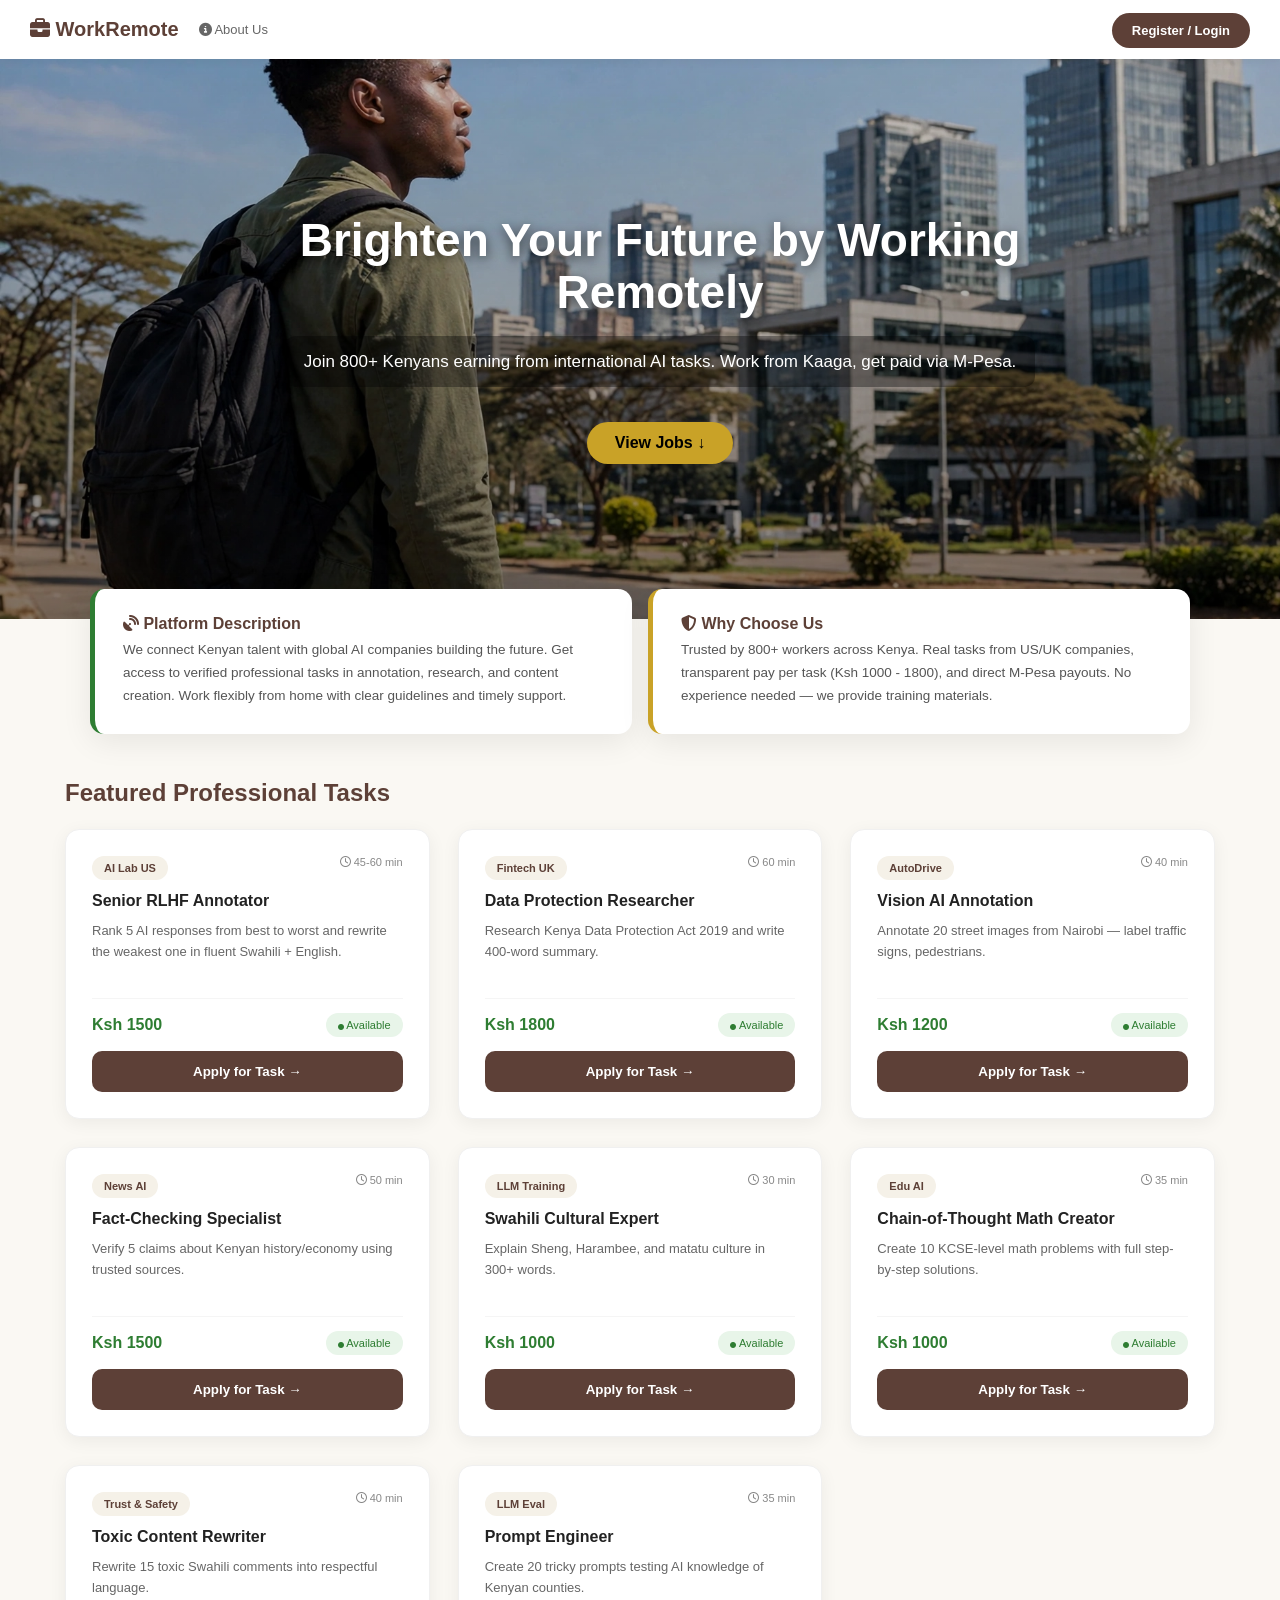
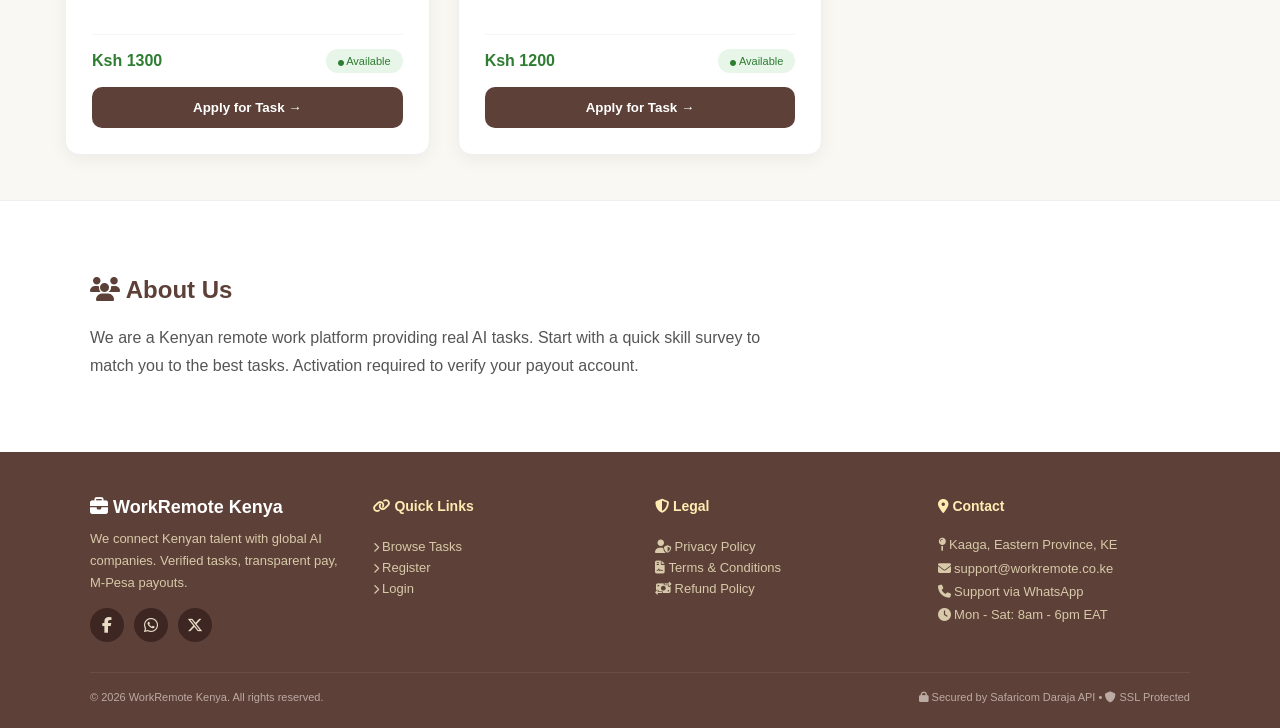
<file: index.html>
<!DOCTYPE html>
<html>
<head>
<meta charset="UTF-8">
<meta name="viewport" content="width=device-width, initial-scale=1.0">
<title>WorkRemote Kenya - Brighten Your Future</title>
<link rel="stylesheet" href="https://cdnjs.cloudflare.com/ajax/libs/font-awesome/6.5.0/css/all.min.css">
</head>
<body style="font-family:'Segoe UI',Arial; margin:0; background:#FAF8F3; color:#333;">

<div style="background:white; padding:18px 30px; display:flex; justify-content:space-between; align-items:center; box-shadow:0 2px 10px rgba(0,0,0,0.05); position:sticky; top:0; z-index:10;">
  <div style="display:flex; gap:20px; align-items:center;">
    <b style="font-size:20px; color:#5D4037;"><i class="fa-solid fa-briefcase"></i> WorkRemote</b>
    <a href="#about" style="text-decoration:none; color:#666; font-size:13px;"><i class="fa-solid fa-circle-info"></i> About Us</a>
  </div>
  <div id="authBtn"><a href="register.html" style="background:#5D4037; color:white; padding:10px 20px; border-radius:25px; text-decoration:none; font-weight:bold; font-size:13px;">Register / Login</a></div>
</div>

<div style="width:100%; height:520px; background:linear-gradient(rgba(0,0,0,0.2), rgba(0,0,0,0.45)), url('hero.jpg.webp') center/cover no-repeat; display:flex; align-items:center; justify-content:center; text-align:center; padding:20px;">
  <div style="max-width:750px; color:white;">
    <h1 style="font-size:46px; line-height:1.15; margin:0 0 15px 0; text-shadow:0 3px 12px rgba(0,0,0,0.6);">Brighten Your Future by Working Remotely</h1>
    <p style="font-size:17px; line-height:1.6; background:rgba(0,0,0,0.35); padding:12px 16px; border-radius:10px;">Join 800+ Kenyans earning from international AI tasks. Work from Kaaga, get paid via M-Pesa.</p>
    <a href="#jobs" style="display:inline-block; margin-top:18px; background:#C9A227; color:#000; padding:12px 28px; border-radius:30px; text-decoration:none; font-weight:bold;">View Jobs ↓</a>
  </div>
</div>

<div style="max-width:1100px; margin:-30px auto 0 auto; padding:0 20px; position:relative; z-index:5; display:grid; grid-template-columns:1fr 1fr; gap:16px;">
  <div style="background:white; border-radius:14px; padding:26px 28px; box-shadow:0 8px 30px rgba(0,0,0,0.08); border-left:5px solid #2E7D32;">
    <h3 style="margin:0 0 6px 0; color:#5D4037; font-size:16px;"><i class="fa-solid fa-satellite-dish"></i> Platform Description</h3>
    <p style="margin:0; color:#555; font-size:13.5px; line-height:1.7;">We connect Kenyan talent with global AI companies building the future. Get access to verified professional tasks in annotation, research, and content creation. Work flexibly from home with clear guidelines and timely support.</p>
  </div>
  <div style="background:white; border-radius:14px; padding:26px 28px; box-shadow:0 8px 30px rgba(0,0,0,0.08); border-left:5px solid #C9A227;">
    <h3 style="margin:0 0 6px 0; color:#5D4037; font-size:16px;"><i class="fa-solid fa-shield-halved"></i> Why Choose Us</h3>
    <p style="margin:0; color:#555; font-size:13.5px; line-height:1.7;">Trusted by 800+ workers across Kenya. Real tasks from US/UK companies, transparent pay per task (Ksh 1000 - 1800), and direct M-Pesa payouts. No experience needed — we provide training materials.</p>
  </div>
</div>

<div id="jobs" style="max-width:1150px; margin:45px auto; padding:0 25px;">
  <h2 style="color:#5D4037;">Featured Professional Tasks</h2>
  <div id="jobsGrid" style="display:grid; grid-template-columns:repeat(auto-fill,minmax(340px,1fr)); gap:28px; margin-top:22px;"></div>
</div>

<div id="about" style="background:white; padding:55px 25px; border-top:1px solid #eee;">
  <div style="max-width:1100px; margin:auto;">
    <h2 style="color:#5D4037;"><i class="fa-solid fa-users"></i> About Us</h2>
    <p style="color:#555; line-height:1.8; max-width:700px;">We are a Kenyan remote work platform providing real AI tasks. Start with a quick skill survey to match you to the best tasks. Activation required to verify your payout account.</p>
  </div>
</div>

<footer style="background:#5D4037; color:#E8DCC6; padding:45px 25px 25px 25px; margin-top:0;">
  <div style="max-width:1100px; margin:auto; display:grid; grid-template-columns:repeat(auto-fit,minmax(220px,1fr)); gap:30px;">
    <div>
      <b style="color:white; font-size:18px;"><i class="fa-solid fa-briefcase"></i> WorkRemote Kenya</b>
      <p style="font-size:13px; line-height:1.7; color:#D7C9A9; margin-top:10px;">We connect Kenyan talent with global AI companies. Verified tasks, transparent pay, M-Pesa payouts.</p>
      <div style="display:flex; gap:10px; margin-top:12px;">
        <span style="background:#3E2723; width:34px; height:34px; border-radius:50%; display:flex; align-items:center; justify-content:center; color:#E8DCC6;"><i class="fa-brands fa-facebook-f"></i></span>
        <span style="background:#3E2723; width:34px; height:34px; border-radius:50%; display:flex; align-items:center; justify-content:center; color:#E8DCC6;"><i class="fa-brands fa-whatsapp"></i></span>
        <span style="background:#3E2723; width:34px; height:34px; border-radius:50%; display:flex; align-items:center; justify-content:center; color:#E8DCC6;"><i class="fa-brands fa-x-twitter"></i></span>
      </div>
    </div>
    <div>
      <b style="color:#FFECB3; font-size:14px;"><i class="fa-solid fa-link"></i> Quick Links</b><br><br>
      <a href="#jobs" style="color:#D7C9A9; text-decoration:none; font-size:13px; display:block; margin:6px 0;"><i class="fa-solid fa-chevron-right" style="font-size:10px;"></i> Browse Tasks</a>
      <a href="register.html" style="color:#D7C9A9; text-decoration:none; font-size:13px; display:block; margin:6px 0;"><i class="fa-solid fa-chevron-right" style="font-size:10px;"></i> Register</a>
      <a href="login.html" style="color:#D7C9A9; text-decoration:none; font-size:13px; display:block; margin:6px 0;"><i class="fa-solid fa-chevron-right" style="font-size:10px;"></i> Login</a>
    </div>
    <div>
      <b style="color:#FFECB3; font-size:14px;"><i class="fa-solid fa-shield-halved"></i> Legal</b><br><br>
      <a href="#" onclick="alert('Privacy: We protect your M-Pesa and personal data. Never shared.')" style="color:#D7C9A9; text-decoration:none; font-size:13px; display:block; margin:6px 0;"><i class="fa-solid fa-user-shield"></i> Privacy Policy</a>
      <a href="#" onclick="alert('Terms: One account per phone. Fair work policy.')" style="color:#D7C9A9; text-decoration:none; font-size:13px; display:block; margin:6px 0;"><i class="fa-solid fa-file-contract"></i> Terms & Conditions</a>
      <a href="#" onclick="alert('Refund: Activation fee non-refundable after tasks unlocked.')" style="color:#D7C9A9; text-decoration:none; font-size:13px; display:block; margin:6px 0;"><i class="fa-solid fa-money-bill-transfer"></i> Refund Policy</a>
    </div>
    <div>
      <b style="color:#FFECB3; font-size:14px;"><i class="fa-solid fa-location-dot"></i> Contact</b><br><br>
      <div style="color:#D7C9A9; font-size:13px; line-height:1.8;"><i class="fa-solid fa-map-pin"></i> Kaaga, Eastern Province, KE<br><i class="fa-solid fa-envelope"></i> support@workremote.co.ke<br><i class="fa-solid fa-phone"></i> Support via WhatsApp<br><i class="fa-solid fa-clock"></i> Mon - Sat: 8am - 6pm EAT</div>
    </div>
  </div>
  <div style="max-width:1100px; margin:30px auto 0 auto; border-top:1px solid #6D4C41; padding-top:18px; display:flex; justify-content:space-between; flex-wrap:wrap; gap:10px; font-size:11px; color:#BCAAA4;">
    <span>© 2026 WorkRemote Kenya. All rights reserved.</span>
    <span><i class="fa-solid fa-lock"></i> Secured by Safaricom Daraja API • <i class="fa-solid fa-shield"></i> SSL Protected</span>
  </div>
</footer>

<script>
const user = localStorage.getItem('workremote_user');
if(user){ document.getElementById('authBtn').innerHTML = `<a href="dashboard.html" style="background:#2E7D32; color:white; padding:10px 20px; border-radius:25px; text-decoration:none; font-weight:bold; font-size:13px;"><i class="fa-solid fa-user"></i> My Dashboard</a>`; }
const jobs = [
 {id:1, title:"Senior RLHF Annotator", company:"AI Lab US", pay:1500, time:"45-60 min", desc:"Rank 5 AI responses from best to worst and rewrite the weakest one in fluent Swahili + English."},
 {id:2, title:"Data Protection Researcher", company:"Fintech UK", pay:1800, time:"60 min", desc:"Research Kenya Data Protection Act 2019 and write 400-word summary."},
 {id:3, title:"Vision AI Annotation", company:"AutoDrive", pay:1200, time:"40 min", desc:"Annotate 20 street images from Nairobi — label traffic signs, pedestrians."},
 {id:4, title:"Fact-Checking Specialist", company:"News AI", pay:1500, time:"50 min", desc:"Verify 5 claims about Kenyan history/economy using trusted sources."},
 {id:5, title:"Swahili Cultural Expert", company:"LLM Training", pay:1000, time:"30 min", desc:"Explain Sheng, Harambee, and matatu culture in 300+ words."},
 {id:6, title:"Chain-of-Thought Math Creator", company:"Edu AI", pay:1000, time:"35 min", desc:"Create 10 KCSE-level math problems with full step-by-step solutions."},
 {id:7, title:"Toxic Content Rewriter", company:"Trust & Safety", pay:1300, time:"40 min", desc:"Rewrite 15 toxic Swahili comments into respectful language."},
 {id:8, title:"Prompt Engineer", company:"LLM Eval", pay:1200, time:"35 min", desc:"Create 20 tricky prompts testing AI knowledge of Kenyan counties."}
];
document.getElementById('jobsGrid').innerHTML = jobs.map(j=>`
  <div style="background:white; border-radius:14px; padding:26px; box-shadow:0 4px 18px rgba(0,0,0,0.06); border:1px solid #f0f0f0;">
    <div style="display:flex; justify-content:space-between; margin-bottom:12px;">
      <span style="font-size:11px; background:#F5F1E8; color:#5D4037; padding:6px 12px; border-radius:20px; font-weight:bold;">${j.company}</span>
      <span style="font-size:11px; color:#888;"><i class="fa-regular fa-clock"></i> ${j.time}</span>
    </div>
    <h3 style="margin:0 0 10px 0; font-size:16px; color:#222;">${j.title}</h3>
    <p style="margin:0; color:#666; font-size:13px; line-height:1.65; min-height:60px;">${j.desc}</p>
    <div style="display:flex; justify-content:space-between; align-items:center; margin-top:18px; padding-top:14px; border-top:1px solid #f5f5f5;">
      <b style="color:#2E7D32;">Ksh ${j.pay}</b>
      <span style="font-size:11px; background:#E8F5E9; color:#2E7D32; padding:6px 12px; border-radius:20px;"><i class="fa-solid fa-circle" style="font-size:6px;"></i> Available</span>
    </div>
    <button onclick="location.href='register.html'" style="width:100%; margin-top:14px; background:#5D4037; color:white; border:none; padding:13px; border-radius:10px; font-weight:bold; cursor:pointer;">Apply for Task →</button>
  </div>
`).join('');
</script>
</body>
</html>
</file>
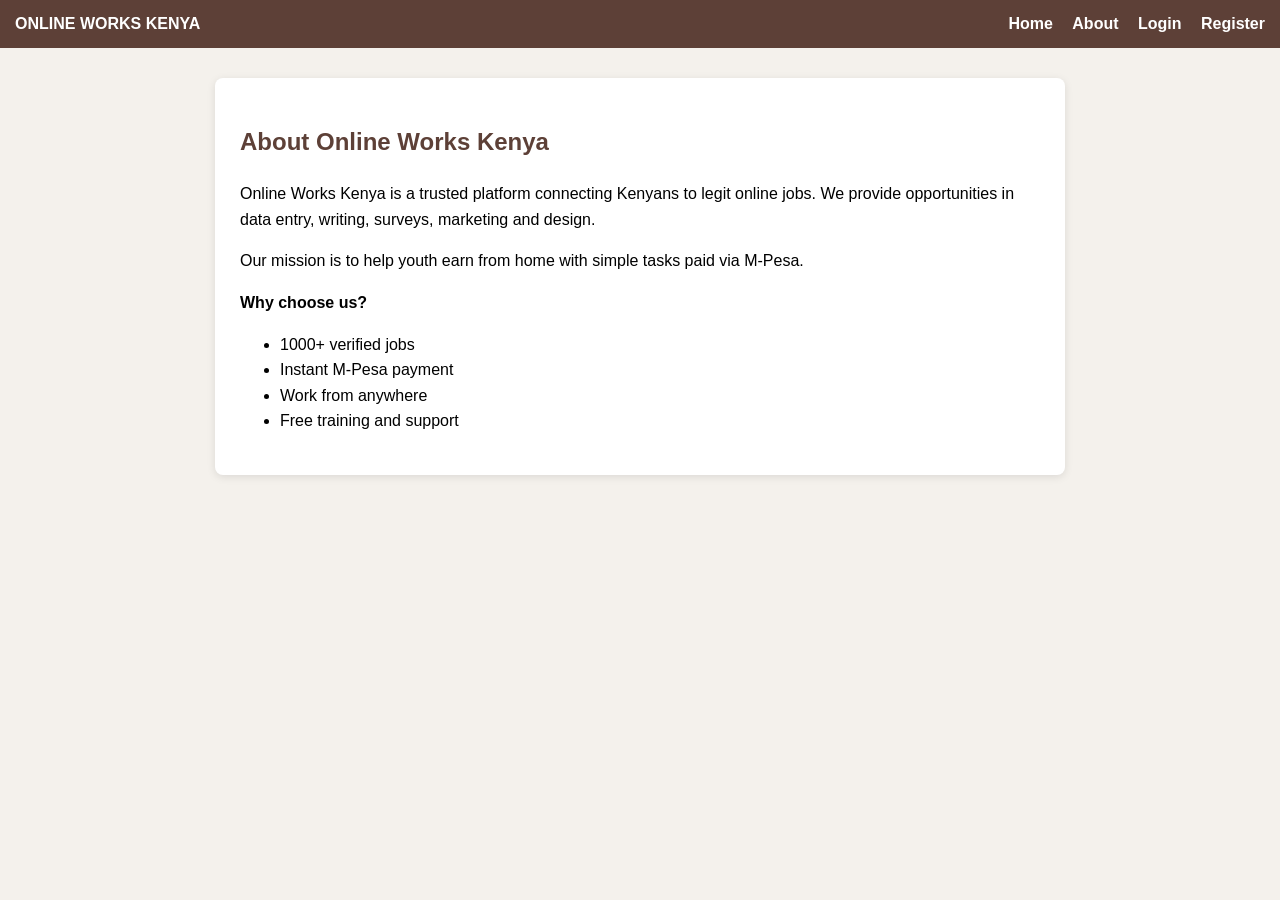
<file: about.html>
<!DOCTYPE html>
<html>
<head>
<meta charset="UTF-8"><meta name="viewport" content="width=device-width, initial-scale=1.0">
<title>About - Online Works Kenya</title>
<style>
body{margin:0;font-family:Arial;background:#f4f1ec;}
.header{background:#5D4037;color:white;padding:15px;display:flex;justify-content:space-between;align-items:center;}
.header a{color:white;text-decoration:none;margin-left:15px;font-weight:bold;}
.box{background:white;max-width:800px;margin:30px auto;padding:25px;border-radius:8px;box-shadow:0 2px 8px rgba(0,0,0,0.1);line-height:1.6;}
h2{color:#5D4037;}
</style>
</head>
<body>
<div class="header">
<div><b>ONLINE WORKS KENYA</b></div>
<div><a href="index.html">Home</a> <a href="about.html">About</a> <a href="login.html">Login</a> <a href="register.html">Register</a></div>
</div>
<div class="box">
<h2>About Online Works Kenya</h2>
<p>Online Works Kenya is a trusted platform connecting Kenyans to legit online jobs. We provide opportunities in data entry, writing, surveys, marketing and design.</p>
<p>Our mission is to help youth earn from home with simple tasks paid via M-Pesa.</p>
<p><b>Why choose us?</b></p>
<ul>
<li>1000+ verified jobs</li>
<li>Instant M-Pesa payment</li>
<li>Work from anywhere</li>
<li>Free training and support</li>
</ul>
</div>
</body>
</html>
</file>
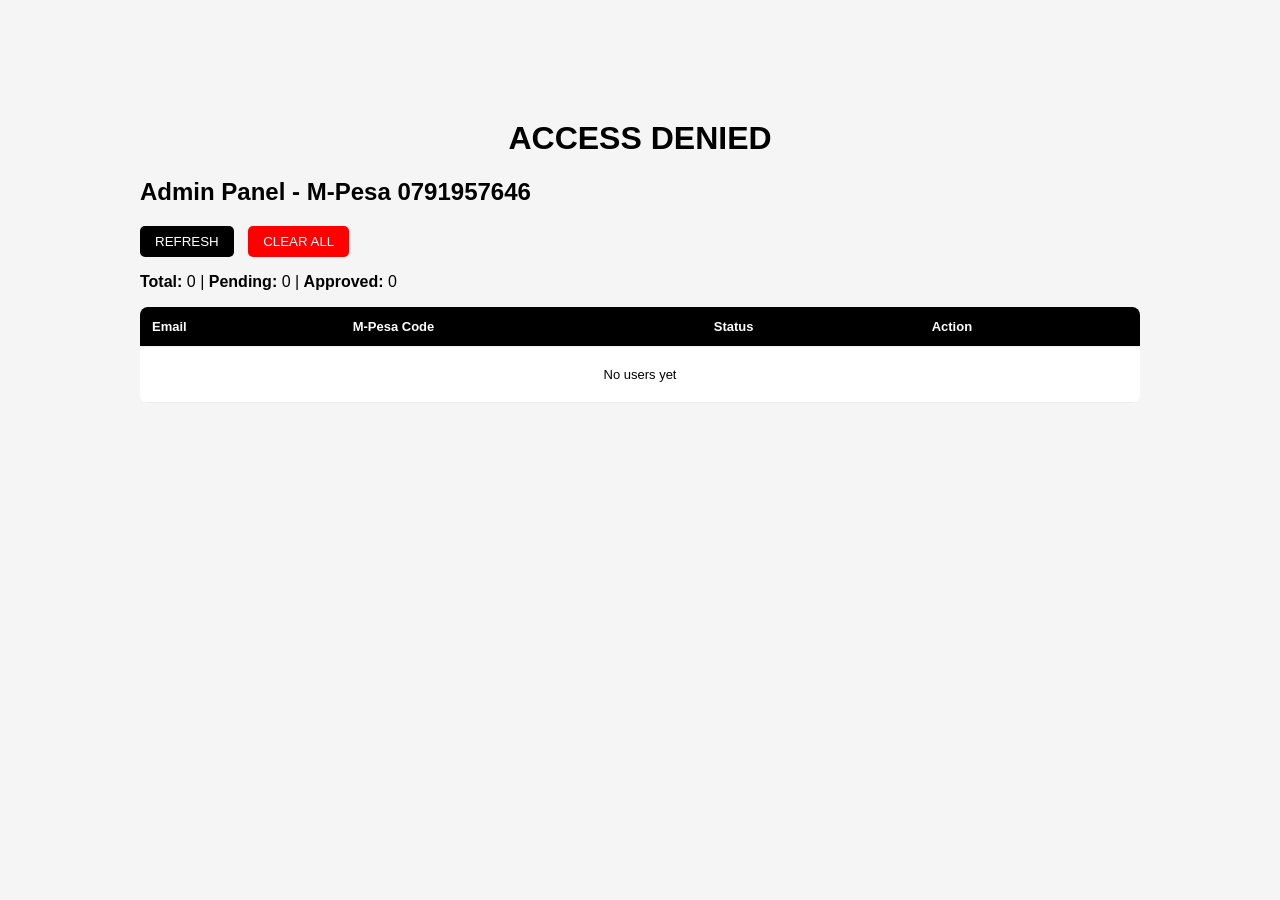
<file: admin.html>
<!DOCTYPE html>
<html>
<head>
<title>Admin Panel</title>
<style>
body{padding:20px;font-family:Arial;max-width:1000px;margin:auto;background:#f5f5f5}
table{width:100%;border-collapse:collapse;background:white;border-radius:8px;overflow:hidden}
th,td{padding:12px;text-align:left;border-bottom:1px solid #eee;font-size:13px}
th{background:#000;color:white}
.approve-btn{background:green;color:white;border:none;padding:6px 12px;border-radius:4px;cursor:pointer}
.reject-btn{background:red;color:white;border:none;padding:6px 12px;border-radius:4px;cursor:pointer}
</style>
</head>
<body>
<script>
var correctPass = "12003142D!y";
var entered = prompt("Enter Admin Password:");
if (entered!== correctPass) {
  document.body.innerHTML = "<h1 style='text-align:center;margin-top:100px'>ACCESS DENIED</h1>";
  throw new Error("Wrong password");
}
</script>

<h2>Admin Panel - M-Pesa 0791957646</h2>
<button onclick="loadUsers()" style="padding:8px 15px;background:black;color:white;border:none;border-radius:5px">REFRESH</button>
<button onclick="clearAll()" style="padding:8px 15px;background:red;color:white;border:none;border-radius:5px;margin-left:10px">CLEAR ALL</button>

<p><b>Total:</b> <span id="total">0</span> | <b>Pending:</b> <span id="pending">0</span> | <b>Approved:</b> <span id="approved">0</span></p>

<table>
<thead><tr><th>Email</th><th>M-Pesa Code</th><th>Status</th><th>Action</th></tr></thead>
<tbody id="userTable"></tbody>
</table>

<script>
function loadUsers(){
 var users=JSON.parse(localStorage.getItem('users')||'[]');
 var tbody=document.getElementById('userTable');
 document.getElementById('total').innerText=users.length;
 document.getElementById('pending').innerText=users.filter(u=>u.mpesaCode &&!u.paid).length;
 document.getElementById('approved').innerText=users.filter(u=>u.paid).length;
 if(users.length===0){
   tbody.innerHTML='<tr><td colspan=4 style="text-align:center;padding:20px">No users yet</td></tr>';
   return;
 }
 tbody.innerHTML='';
 users.forEach(function(user,index){
   var tr=document.createElement('tr');
   var statusText=user.paid?'APPROVED':(user.mpesaCode?'PENDING':'NOT PAID');
   tr.innerHTML='<td>'+user.email+'</td><td><b>'+(user.mpesaCode||'-')+'</b></td><td>'+statusText+'</td><td>'+(!user.paid?'<button class="approve-btn" onclick="approveUser('+index+')">Approve</button> <button class="reject-btn" onclick="rejectUser('+index+')">Delete</button>':'Done')+'</td>';
   tbody.appendChild(tr);
 });
}
function approveUser(i){
 if(!confirm('Check M-Pesa 0791957646 first. Approve?')) return;
 var users=JSON.parse(localStorage.getItem('users')||'[]');
 users[i].paid=true;
 localStorage.setItem('users',JSON.stringify(users));
 loadUsers();
}
function rejectUser(i){
 var users=JSON.parse(localStorage.getItem('users')||'[]');
 users.splice(i,1);
 localStorage.setItem('users',JSON.stringify(users));
 loadUsers();
}
function clearAll(){
 var p=prompt('Type 12003142D!y to clear all');
 if(p==='12003142D!y'){localStorage.removeItem('users');loadUsers();}
}
loadUsers();
</script>
</body>
</html>
</file>
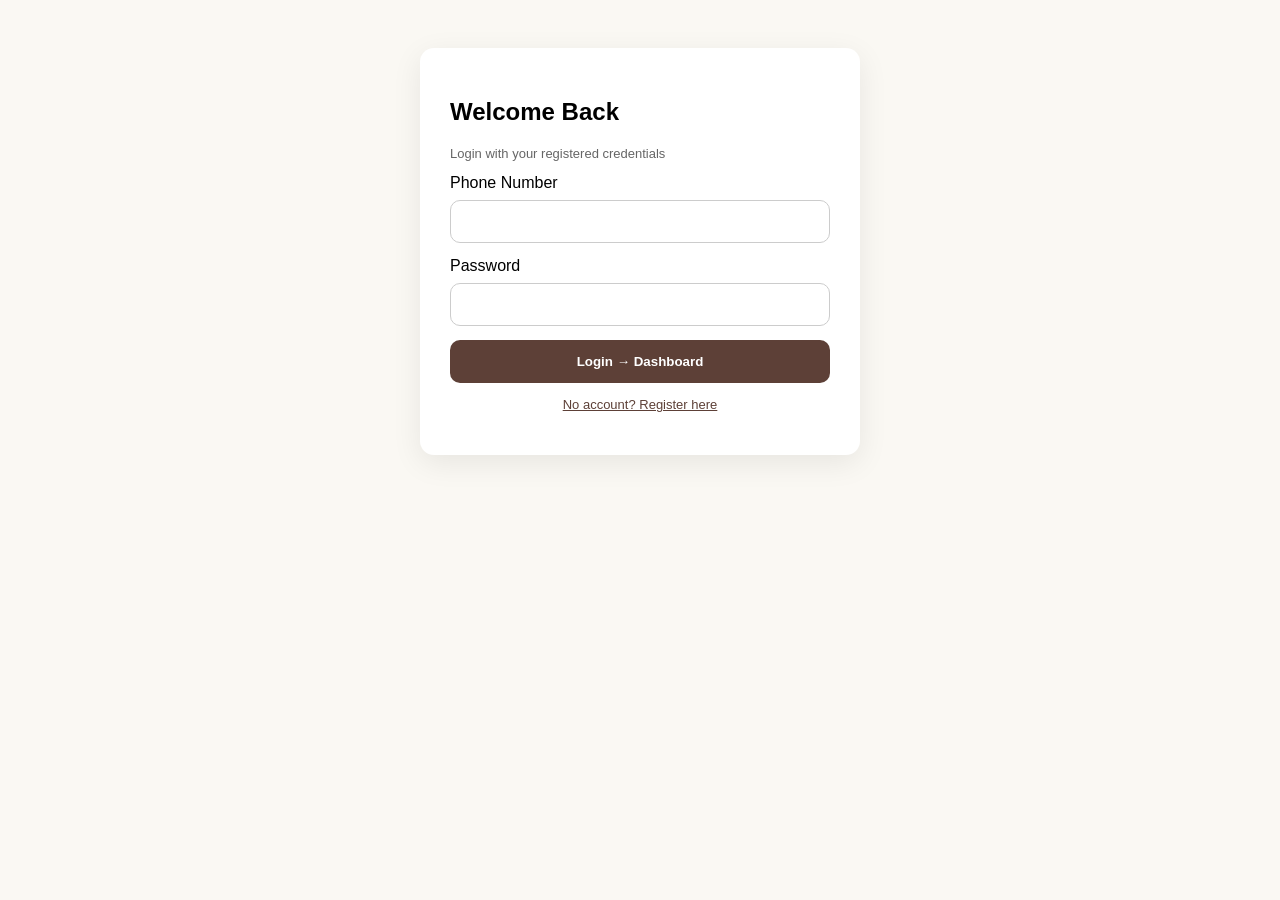
<file: dashboard.html>
<!DOCTYPE html>
<html>
<head>
<meta charset="UTF-8"><meta name="viewport" content="width=device-width, initial-scale=1.0">
<title>Dashboard - WorkRemote</title>
<link rel="stylesheet" href="https://cdnjs.cloudflare.com/ajax/libs/font-awesome/6.5.0/css/all.min.css">
<style>
body{font-family:Segoe UI,Arial; margin:0; background:#FAF8F3; display:flex;}
.sidebar{width:260px; background:#1a1a1a; color:white; min-height:100vh; padding:20px; position:fixed; left:-280px; top:0; transition:0.3s; z-index:100;}
.sidebar.open{left:0;}
.main{flex:1; margin-left:0; width:100%;}
.topbar{background:white; padding:14px 20px; display:flex; justify-content:space-between; align-items:center; box-shadow:0 2px 10px rgba(0,0,0,0.05); position:sticky; top:0;}
.menu-item{padding:12px 14px; border-radius:8px; cursor:pointer; display:flex; gap:12px; align-items:center; color:#ccc; margin:6px 0;}
.menu-item:hover,.menu-item.active{background:#2d2d2d; color:white;}
.card{background:white; border-radius:14px; padding:22px; box-shadow:0 4px 18px rgba(0,0,0,0.06); margin-bottom:18px;}
</style>
</head>
<body>

<div class="sidebar" id="sidebar">
<div style="display:flex; align-items:center; gap:12px; margin-bottom:25px;">
<img id="sidePhoto" src="https://ui-avatars.com/api/?name=User&background=5D4037&color=fff" style="width:45px; height:45px; border-radius:50%; object-fit:cover;">
<div><b id="sideName">User</b><div style="font-size:11px; color:#888;" id="sidePhone">07XX</div></div>
</div>

<div class="menu-item active" onclick="showSec('profile')"><i class="fa-solid fa-user"></i> My Profile</div>
<div class="menu-item" onclick="showSec('tasks')"><i class="fa-solid fa-list-check"></i> My Tasks</div>
<div class="menu-item" onclick="showSec('earnings')"><i class="fa-solid fa-wallet"></i> Earnings & Wallet</div>
<div class="menu-item" onclick="showSec('settings')"><i class="fa-solid fa-gear"></i> Settings</div>
<div class="menu-item" onclick="showSec('support')"><i class="fa-solid fa-headset"></i> Support</div>
<div class="menu-item" onclick="logout()" style="margin-top:30px; color:#ff6b6b;"><i class="fa-solid fa-right-from-bracket"></i> Logout</div>
</div>

<div class="main">
<div class="topbar">
<div style="display:flex; gap:14px; align-items:center;">
<i class="fa-solid fa-bars" style="font-size:20px; cursor:pointer;" onclick="toggleMenu()"></i>
<b>WorkRemote Dashboard</b>
</div>
<div><span style="background:#E8F5E9; color:#2E7D32; padding:6px 12px; border-radius:20px; font-size:12px;"><i class="fa-solid fa-circle" style="font-size:6px;"></i> Verified</span></div>
</div>

<div style="padding:25px; max-width:900px; margin:auto;">

<!-- PROFILE -->
<div id="sec-profile">
<div class="card" style="text-align:center;">
<img id="profileImg" src="https://ui-avatars.com/api/?name=User&background=5D4037&color=fff&size=128" style="width:90px; height:90px; border-radius:50%; object-fit:cover; border:3px solid #5D4037;">
<h3 id="pName" style="margin:10px 0 4px 0;">User Name</h3>
<p id="pEmail" style="margin:0; color:#666; font-size:13px;">email</p>
<label for="photoInput" style="display:inline-block; margin-top:12px; background:#F5F1E8; padding:8px 14px; border-radius:20px; font-size:12px; cursor:pointer;"><i class="fa-solid fa-camera"></i> Change Photo</label>
<input type="file" id="photoInput" accept="image/*" style="display:none;">
<div style="display:grid; grid-template-columns:1fr 1fr; gap:12px; margin-top:20px; text-align:left;">
<div style="background:#FAF8F3; padding:12px; border-radius:10px;"><small style="color:#888;">Phone</small><br><b id="dPhone">-</b></div>
<div style="background:#FAF8F3; padding:12px; border-radius:10px;"><small style="color:#888;">Location</small><br><b id="dLoc">-</b></div>
<div style="background:#FAF8F3; padding:12px; border-radius:10px;"><small style="color:#888;">Remote Exp</small><br><b id="dRemote">-</b></div>
<div style="background:#FAF8F3; padding:12px; border-radius:10px;"><small style="color:#888;">Status</small><br><b style="color:#2E7D32;">Active Worker</b></div>
</div>
</div>
<div class="card">
<h4><i class="fa-solid fa-circle-info"></i> Account Info</h4>
<p style="font-size:13px; color:#666; line-height:1.6;">Activation fee paid: KES 150<br>Member since: <span id="joinDate"></span><br>Account ID: WR-<span id="accId"></span></p>
</div>
</div>

<!-- TASKS -->
<div id="sec-tasks" style="display:none;">
<h3>Jobs Currently Undertaking</h3>
<div class="card"><p style="color:#888; font-size:14px;">You have no active tasks yet. Go to homepage and apply.</p><a href="index.html#jobs" style="background:#5D4037; color:white; padding:10px 16px; border-radius:8px; text-decoration:none; font-size:13px;">Browse Tasks →</a></div>
<div id="myTasksList"></div>
</div>

<!-- EARNINGS -->
<div id="sec-earnings" style="display:none;">
<div class="card" style="background:#1a1a1a; color:white;">
<small style="color:#aaa;">Available Balance</small>
<h1 style="margin:6px 0;">Ksh <span id="bal">0</span></h1>
<small style="color:#aaa;">M-Pesa: <span id="mpesaNum">-</span></small><br>
<button style="margin-top:14px; background:#00b050; color:white; border:none; padding:10px 18px; border-radius:8px; font-weight:bold;">Withdraw to M-Pesa</button>
</div>
<div class="card"><h4>Payout History</h4><p style="font-size:13px; color:#888;">No payouts yet. Complete a task to earn.</p></div>
</div>

<!-- SETTINGS -->
<div id="sec-settings" style="display:none;">
<div class="card"><h4>Settings</h4><p style="font-size:13px; color:#666;">Change password, language (English/Swahili), notifications.</p><button onclick="alert('Password reset sent to email')" style="background:#F5F1E8; border:none; padding:10px 14px; border-radius:8px; cursor:pointer;">Reset Password</button></div>
</div>

<!-- SUPPORT -->
<div id="sec-support" style="display:none;">
<div class="card"><h4>Support Center</h4><p style="font-size:13px; color:#666;">Need help? WhatsApp us: 0791957646<br>Email: support@workremote.co.ke</p></div>
</div>

</div>
</div>

<script>
let user=JSON.parse(localStorage.getItem('workremote_user')||'{}');
if(!user.phone){ location.href='login.html'; }
document.getElementById('sideName').innerText=user.name||'User';
document.getElementById('sidePhone').innerText=user.phone||'';
document.getElementById('pName').innerText=user.name||'User';
document.getElementById('pEmail').innerText=user.email||'';
document.getElementById('dPhone').innerText=user.phone||'-';
document.getElementById('dLoc').innerText=user.loc||'Kaaga';
document.getElementById('dRemote').innerText=user.remote||'-';
document.getElementById('mpesaNum').innerText=user.phone||'-';
document.getElementById('joinDate').innerText=new Date().toLocaleDateString();
document.getElementById('accId').innerText=(user.phone||'123').slice(-4);
let savedPhoto=localStorage.getItem('workremote_photo');
if(savedPhoto){ document.getElementById('profileImg').src=savedPhoto; document.getElementById('sidePhoto').src=savedPhoto; }
function toggleMenu(){ document.getElementById('sidebar').classList.toggle('open'); }
function showSec(id){
 document.querySelectorAll('[id^=sec-]').forEach(s=>s.style.display='none');
 document.getElementById('sec-'+id).style.display='block';
 document.querySelectorAll('.menu-item').forEach(m=>m.classList.remove('active'));
 event.currentTarget.classList.add('active');
 if(window.innerWidth<800) toggleMenu();
}
document.getElementById('photoInput').addEventListener('change', function(e){
 let file=e.target.files[0]; if(!file) return;
 let reader=new FileReader();
 reader.onload=function(ev){ let base=ev.target.result; localStorage.setItem('workremote_photo', base); document.getElementById('profileImg').src=base; document.getElementById('sidePhoto').src=base; };
 reader.readAsDataURL(file);
});
function logout(){ localStorage.removeItem('workremote_user'); location.href='index.html'; }
// mark paid for demo if coming from payment
if(localStorage.getItem('workremote_paid')!=='yes' && user.phone){ /* allow */ }
</script>
</body>
</html>
</file>
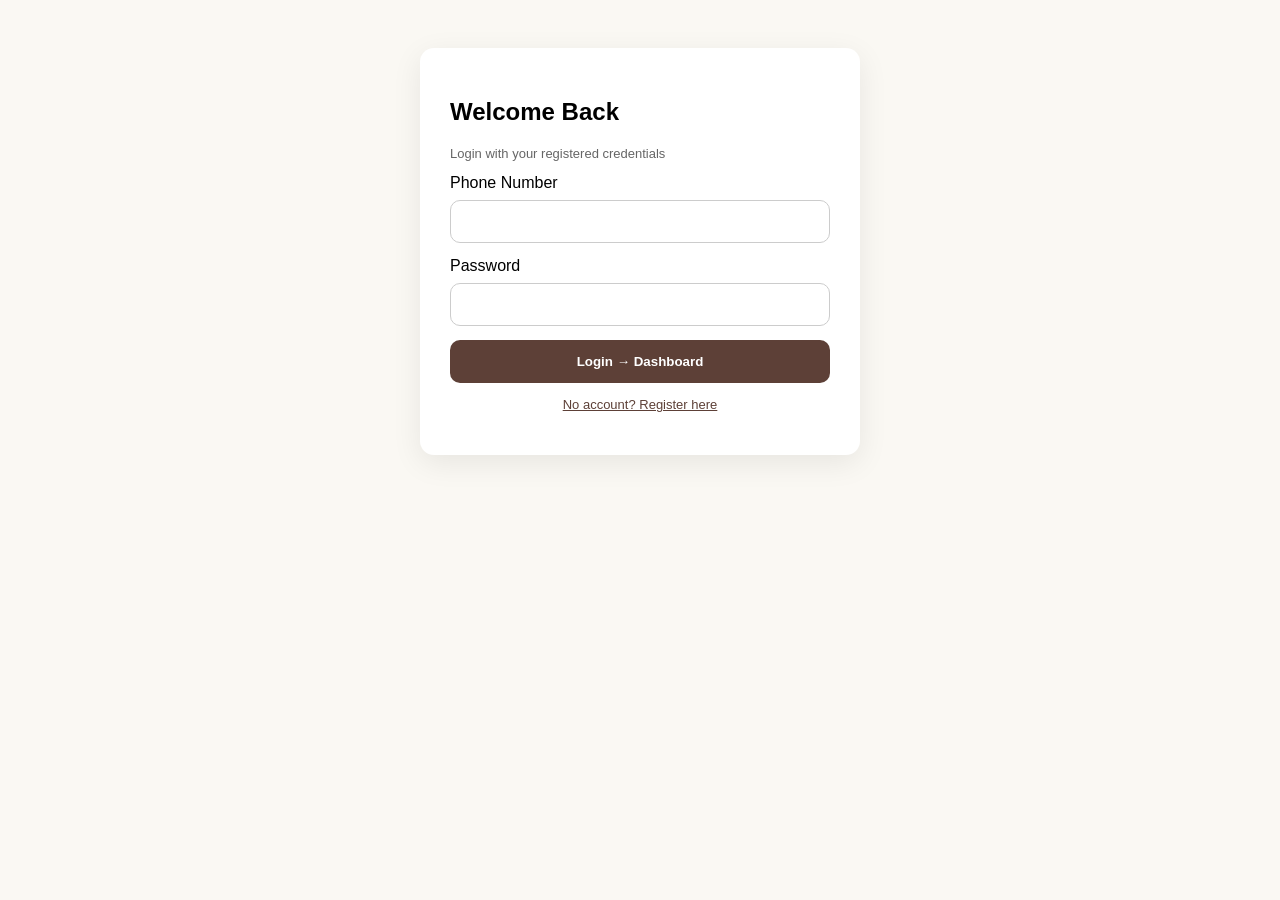
<file: login.html>
<!DOCTYPE html>
<html>
<head>
<meta charset="UTF-8"><meta name="viewport" content="width=device-width, initial-scale=1.0">
<title>Login - WorkRemote</title>
</head>
<body style="font-family:Arial; background:#FAF8F3; display:flex; justify-content:center; padding:40px;">
<div style="background:white; max-width:380px; width:100%; padding:30px; border-radius:14px; box-shadow:0 8px 30px rgba(0,0,0,0.08);">
<h2>Welcome Back</h2>
<p style="color:#666; font-size:13px;">Login with your registered credentials</p>
<label>Phone Number</label>
<input id="phone" style="width:100%; padding:13px; border-radius:10px; border:1px solid #ccc; margin:8px 0 14px 0; box-sizing:border-box;">
<label>Password</label>
<input id="pass" type="password" style="width:100%; padding:13px; border-radius:10px; border:1px solid #ccc; margin:8px 0 14px 0; box-sizing:border-box;">
<button onclick="doLogin()" style="background:#5D4037; color:white; border:none; padding:14px; width:100%; border-radius:10px; font-weight:bold; cursor:pointer;">Login → Dashboard</button>
<p style="font-size:13px; text-align:center; margin-top:14px;"><a href="register.html" style="color:#5D4037;">No account? Register here</a></p>
<p id="err" style="color:red; font-size:13px;"></p>
</div>
<script>
function doLogin(){
 let phone=document.getElementById('phone').value.trim();
 let pass=document.getElementById('pass').value.trim();
 let saved=JSON.parse(localStorage.getItem('workremote_user')||'{}');
 // also check if activated
 let activated=localStorage.getItem('workremote_paid')==='yes';
 if(!saved.phone){ document.getElementById('err').innerText="No account found on this device. Please register first."; return; }
 if(saved.phone!==phone && '254'+phone.substring(1)!==saved.phone && phone!==saved.phone){ document.getElementById('err').innerText="Phone not matching registered phone: "+saved.phone; return; }
 if(saved.password!==pass){ document.getElementById('err').innerText="Wrong password. You set it during registration."; return; }
 if(!activated){ location.href='payment.html?phone='+phone; return; }
 location.href='dashboard.html';
}
</script>
</body>
</html>
</file>
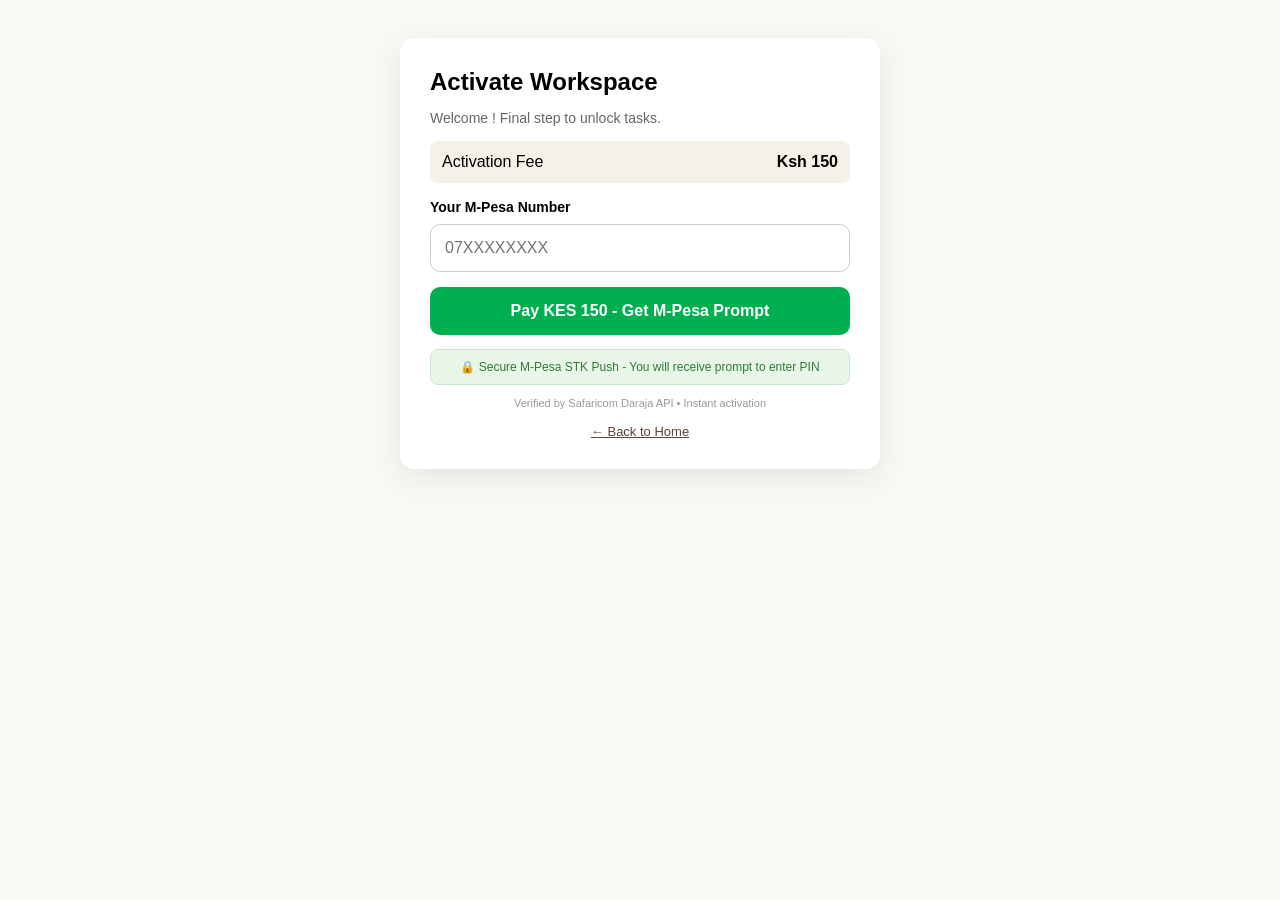
<file: payment.html>
<!DOCTYPE html>
<html>
<head>
<meta charset="UTF-8">
<meta name="viewport" content="width=device-width, initial-scale=1.0">
<title>Activate - WorkRemote</title>
</head>
<body style="font-family:Arial; background:#FAF8F3; display:flex; justify-content:center; padding:30px;">
<div style="background:white; max-width:420px; width:100%; padding:30px; border-radius:14px; box-shadow:0 8px 30px rgba(0,0,0,0.08);">
<h2 style="margin:0;">Activate Workspace</h2>
<p style="color:#666; font-size:14px;">Welcome <span id="uname"></span>! Final step to unlock tasks.</p>
<div style="background:#F5F1E8; padding:12px; border-radius:8px; display:flex; justify-content:space-between; margin:15px 0;">
<span>Activation Fee</span><b>Ksh 150</b>
</div>
<label style="font-weight:bold; font-size:14px;">Your M-Pesa Number</label>
<input type="tel" id="phone" placeholder="07XXXXXXXX" style="width:100%; padding:14px; border-radius:10px; border:1px solid #ccc; margin:8px 0 15px 0; font-size:16px; box-sizing:border-box;">
<button onclick="pay()" id="payBtn" style="background:#00b050; color:white; border:none; padding:15px; border-radius:10px; font-weight:bold; width:100%; font-size:16px; cursor:pointer;">Pay KES 150 - Get M-Pesa Prompt</button>
<div style="background:#E8F5E9; border:1px solid #c8e6c9; padding:10px; border-radius:8px; margin-top:14px; font-size:12px; color:#2E7D32; text-align:center;">
🔒 Secure M-Pesa STK Push - You will receive prompt to enter PIN
</div>
<p style="font-size:11px; color:#999; text-align:center; margin-top:12px;">Verified by Safaricom Daraja API • Instant activation</p>
<a href="index.html" style="display:block; text-align:center; margin-top:15px; font-size:13px; color:#5D4037;">← Back to Home</a>
</div>
<script>
const urlParams = new URLSearchParams(window.location.search);
let p = urlParams.get('phone') || localStorage.getItem('workremote_phone') || '';
if(p) document.getElementById('phone').value = p;
let u = JSON.parse(localStorage.getItem('workremote_user')||'{}');
if(u.name) document.getElementById('uname').innerText = u.name;

async function pay(){
 let phone = document.getElementById('phone').value.trim();
 if(!phone || phone.length < 10){ alert("Enter valid M-Pesa number"); return; }
 if(phone.startsWith('0')) phone = '254' + phone.substring(1);
 if(phone.startsWith('+')) phone = phone.substring(1);
 document.getElementById('payBtn').innerText = "Sending prompt...";
 document.getElementById('payBtn').disabled = true;
 try{
  let res = await fetch('https://online-work-platform.onrender.com/stkpush', {
   method:'POST',
   headers:{'Content-Type':'application/json'},
   body: JSON.stringify({ phone: phone, amount: 150 })
  });
  let data = await res.json();
  alert("✅ Check your phone - Enter M-Pesa PIN to complete activation");
  localStorage.setItem('workremote_paid','yes');
  localStorage.setItem('workremote_phone', phone);
  setTimeout(()=>{ location.href='dashboard.html'; }, 1500);
  document.getElementById('payBtn').innerText = "Prompt Sent - Check Phone";
 }catch(e){
  alert("Backend waking up... Wait 40 sec and tap again.");
  document.getElementById('payBtn').innerText = "Pay KES 150 - Get M-Pesa Prompt";
  document.getElementById('payBtn').disabled = false;
 }
}
</script>
</body>
</html>
</file>
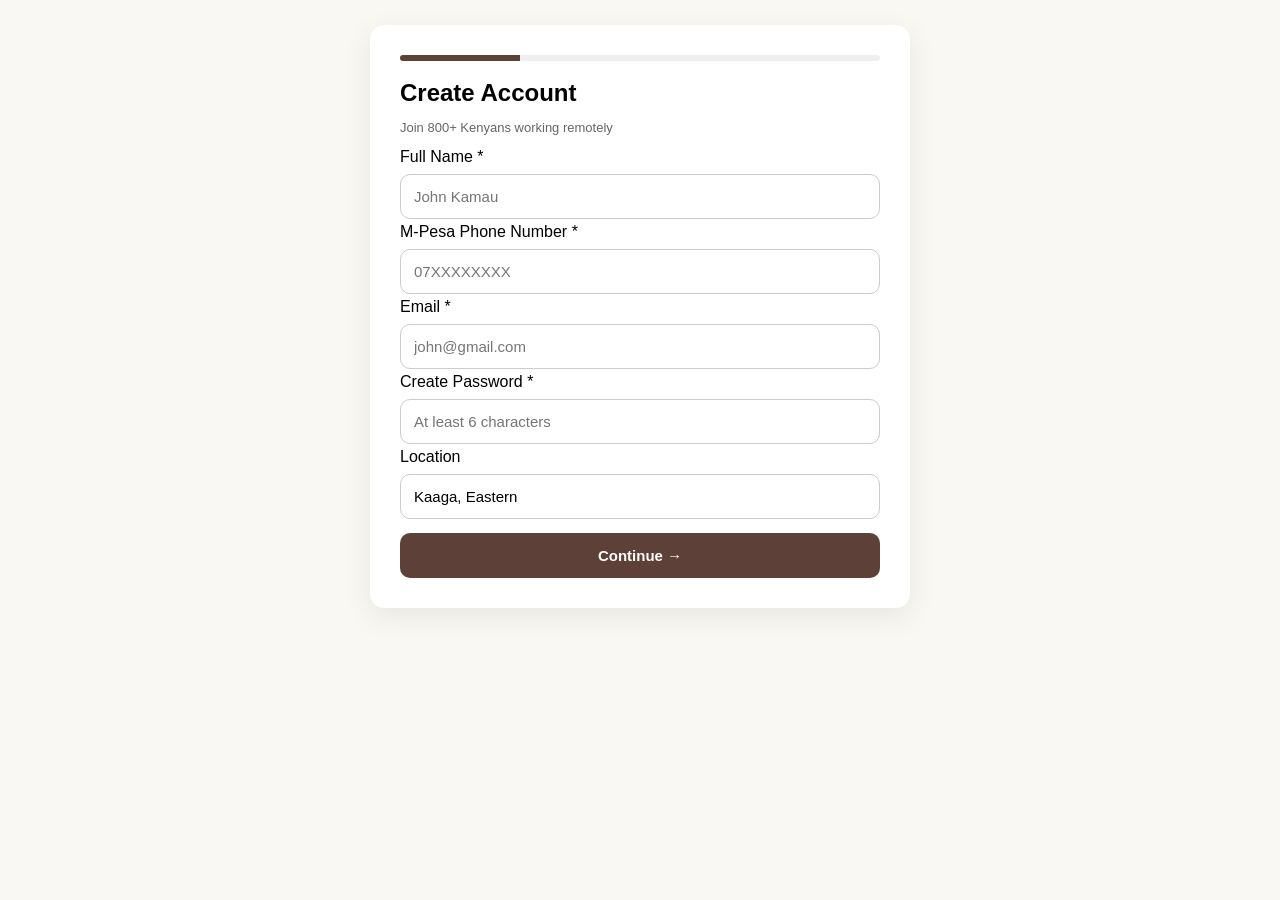
<file: register.html>
<!DOCTYPE html>
<html>
<head>
<meta charset="UTF-8">
<meta name="viewport" content="width=device-width, initial-scale=1.0">
<title>Register - WorkRemote</title>
<style>
body{font-family:Segoe UI,Arial; background:#FAF8F3; margin:0; display:flex; justify-content:center; padding:25px;}
.card{background:white; max-width:480px; width:100%; padding:30px; border-radius:14px; box-shadow:0 8px 30px rgba(0,0,0,0.08);}
.step{display:none;}.step.active{display:block;}
input, select{width:100%; padding:13px; border-radius:10px; border:1px solid #ccc; margin:8px 0 4px 0; font-size:15px; box-sizing:border-box;}
input.error{border-color:#e53935; background:#ffebee;}
.err{color:#e53935; font-size:11px; margin:2px 0 10px 2px; display:none;}
.err.show{display:block;}
.btn{background:#5D4037; color:white; border:none; padding:14px; border-radius:10px; width:100%; font-weight:bold; font-size:15px; cursor:pointer; margin-top:10px;}
.btn-green{background:#00b050;}
.opt{border:1px solid #ddd; padding:12px 14px; border-radius:10px; margin:8px 0; cursor:pointer; display:flex; align-items:center; gap:10px;}
.opt.selected{border-color:#5D4037; background:#F5F1E8; font-weight:bold;}
.progress{height:6px; background:#eee; border-radius:10px; margin-bottom:18px; overflow:hidden;}
.progress div{height:100%; background:#5D4037; width:0%; transition:0.3s;}
</style>
</head>
<body>
<div class="card">
<div class="progress"><div id="prog" style="width:25%"></div></div>

<div id="step1" class="step active">
<h2 style="margin:0;">Create Account</h2>
<p style="color:#666; font-size:13px;">Join 800+ Kenyans working remotely</p>
<label>Full Name *</label>
<input id="name" placeholder="John Kamau">
<div class="err" id="err-name"><i class="fa-solid fa-circle-exclamation"></i> This field can't be left empty</div>

<label>M-Pesa Phone Number *</label>
<input id="phone" placeholder="07XXXXXXXX">
<div class="err" id="err-phone"><i class="fa-solid fa-circle-exclamation"></i> This field can't be left empty</div>

<label>Email *</label>
<input id="email" placeholder="john@gmail.com" type="email">
<div class="err" id="err-email"><i class="fa-solid fa-circle-exclamation"></i> This field can't be left empty</div>

<label>Create Password *</label>
<input id="pass" type="password" placeholder="At least 6 characters">
<div class="err" id="err-pass"><i class="fa-solid fa-circle-exclamation"></i> This field can't be left empty</div>

<label>Location</label><input id="loc" value="Kaaga, Eastern">
<button class="btn" onclick="validateStep1()">Continue →</button>
</div>

<div id="step2" class="step">
<h2>Experience Check</h2>
<p style="color:#666; font-size:14px;">Have you ever worked remotely before?</p>
<div class="opt" onclick="selectOpt(this,'remote','Yes')"><input type="radio" name="remote"> Yes, I have</div>
<div class="opt" onclick="selectOpt(this,'remote','No')"><input type="radio" name="remote"> No, first time</div>
<div class="opt" onclick="selectOpt(this,'remote','Some')"><input type="radio" name="remote"> I have done some online tasks</div>
<div class="err" id="err-remote">Please select one option</div>
<button class="btn" onclick="validateStep2()">Next →</button>
</div>

<div id="step3" class="step">
<h2>Your Skills</h2>
<p style="color:#666; font-size:14px;">Which tasks can you do well? (Select at least one)</p>
<div class="opt" onclick="toggleOpt(this)"><input type="checkbox"> ✍️ Writing & Translation</div>
<div class="opt" onclick="toggleOpt(this)"><input type="checkbox"> 🔍 Research & Fact-checking</div>
<div class="opt" onclick="toggleOpt(this)"><input type="checkbox"> 🏷️ Data Entry & Image Labeling</div>
<div class="opt" onclick="toggleOpt(this)"><input type="checkbox"> 🧮 Teaching / Math / KCSE</div>
<div class="opt" onclick="toggleOpt(this)"><input type="checkbox"> 💬 Sheng & Kenyan Culture</div>
<div class="err" id="err-skills">Please select at least one skill</div>
<button class="btn" onclick="validateStep3()">Next →</button>
</div>

<div id="step4" class="step">
<h2>Availability</h2>
<p style="color:#666; font-size:14px;">How much time can you give per day?</p>
<div class="opt" onclick="selectOpt(this,'time','2-3 hrs')"><input type="radio" name="time"> 2-3 hours (part-time)</div>
<div class="opt" onclick="selectOpt(this,'time','4-6 hrs')"><input type="radio" name="time"> 4-6 hours (most day)</div>
<div class="opt" onclick="selectOpt(this,'time','8 hrs')"><input type="radio" name="time"> 8 hours (full-time)</div>
<div class="err" id="err-time">Please select availability</div>
<button class="btn btn-green" onclick="finishReg()">Complete & Activate Account →</button>
</div>

</div>
<link rel="stylesheet" href="https://cdnjs.cloudflare.com/ajax/libs/font-awesome/6.5.0/css/all.min.css">
<script>
let data={};
function setErr(id, show){ document.getElementById(id).classList.toggle('show', show); let inpId=id.replace('err-',''); let inp=document.getElementById(inpId); if(inp){ inp.classList.toggle('error', show); } }
function validateStep1(){
 let ok=true;
 ['name','phone','email','pass'].forEach(f=>{
  let v=document.getElementById(f).value.trim();
  if(!v){ setErr('err-'+f,true); ok=false; } else { setErr('err-'+f,false); }
 });
 if(!ok) return;
 data.name=document.getElementById('name').value.trim();
 data.phone=document.getElementById('phone').value.trim();
 data.email=document.getElementById('email').value.trim();
 data.password=document.getElementById('pass').value.trim();
 data.loc=document.getElementById('loc').value;
 if(data.password.length<4){ setErr('err-pass',true); document.getElementById('err-pass').innerHTML='Password must be at least 4 characters'; return; }
 nextStep(2);
}
function validateStep2(){ if(!data.remote){ document.getElementById('err-remote').classList.add('show'); return; } nextStep(3); }
function validateStep3(){ let sel=document.querySelectorAll('#step3.opt.selected').length; if(sel==0){ document.getElementById('err-skills').classList.add('show'); return; } nextStep(4); }
function nextStep(n){
 document.querySelectorAll('.step').forEach(s=>s.classList.remove('active'));
 document.getElementById('step'+n).classList.add('active');
 document.getElementById('prog').style.width = (n*25)+'%';
}
function selectOpt(el,key,val){
 el.parentElement.querySelectorAll('.opt').forEach(o=>o.classList.remove('selected'));
 el.classList.add('selected');
 el.querySelector('input').checked=true;
 data[key]=val;
 document.getElementById('err-'+key)?.classList.remove('show');
}
function toggleOpt(el){ el.classList.toggle('selected'); el.querySelector('input').checked = el.classList.contains('selected'); document.getElementById('err-skills').classList.remove('show'); }
function finishReg(){
 if(!data.time){ document.getElementById('err-time').classList.add('show'); return; }
 localStorage.setItem('workremote_user', JSON.stringify(data));
 localStorage.setItem('workremote_phone', data.phone);
 location.href='payment.html?phone='+encodeURIComponent(data.phone);
}
</script>
</body>
</html>
</file>
